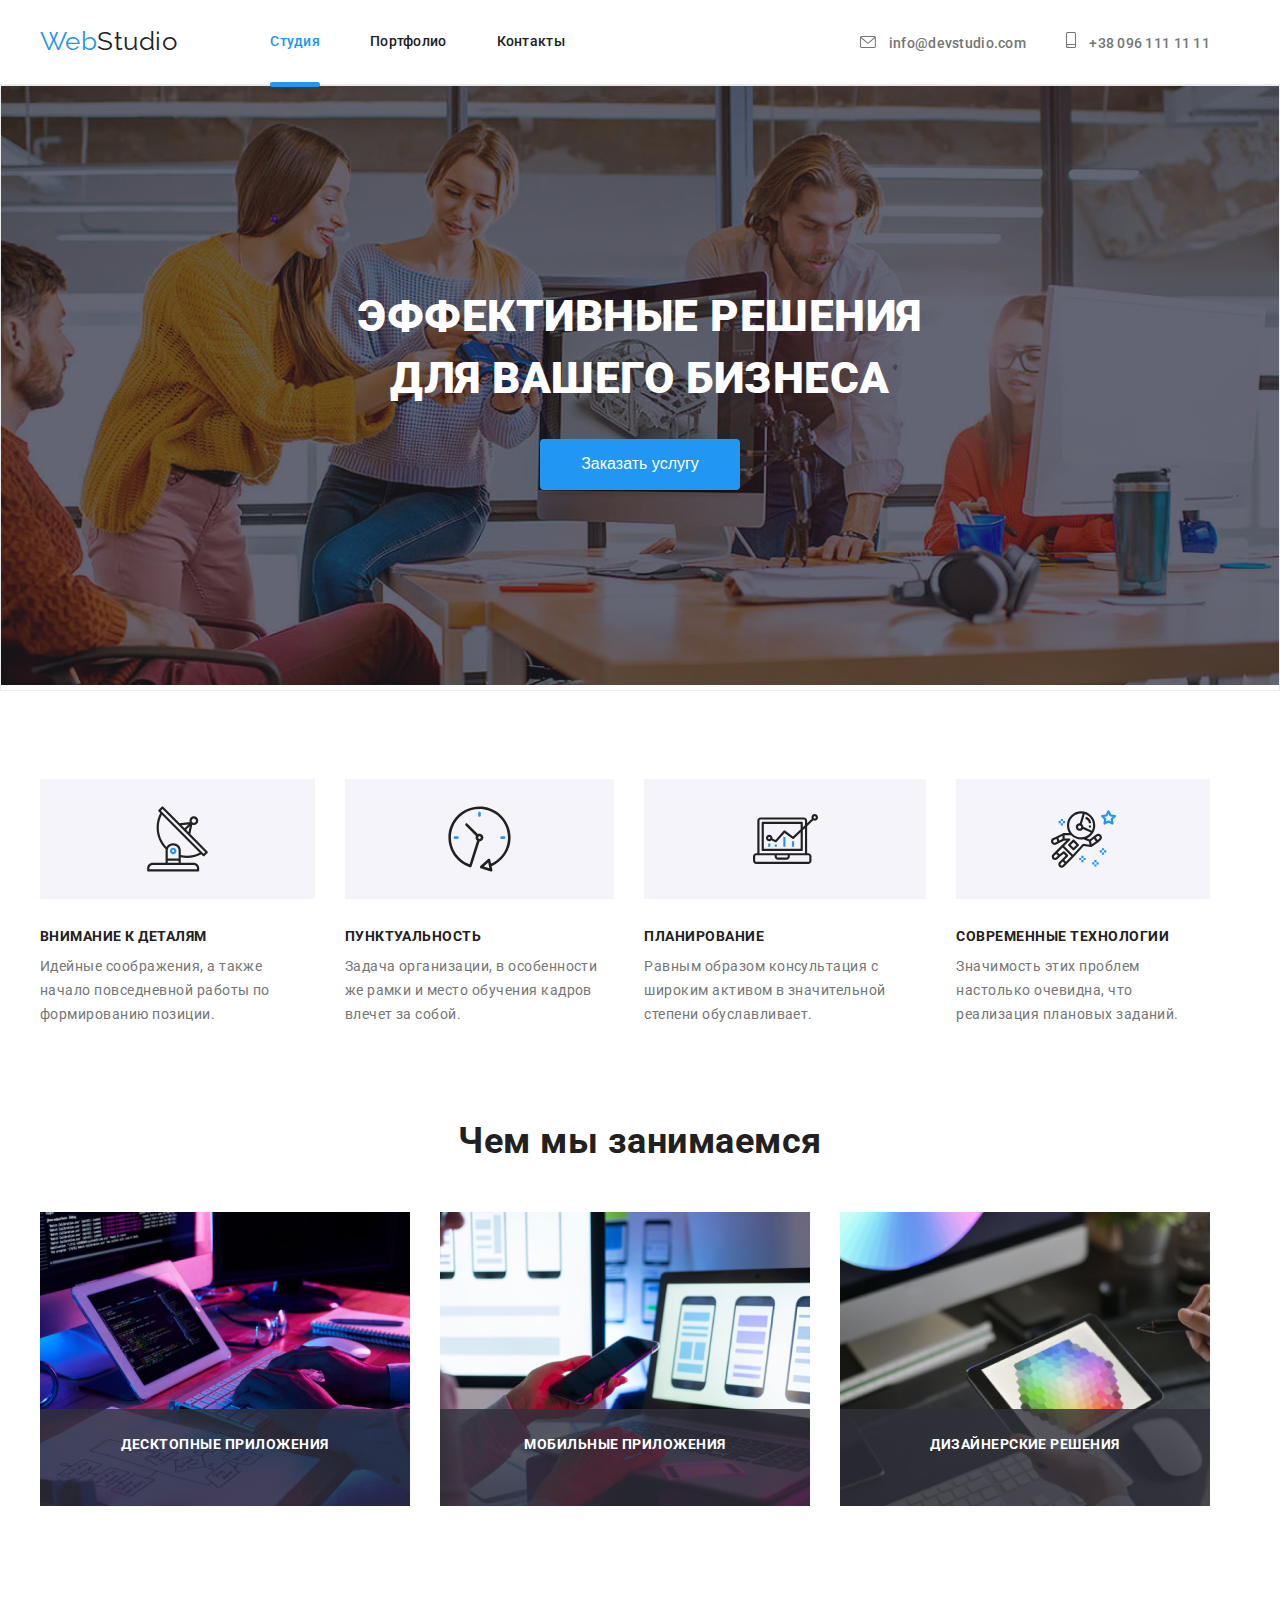
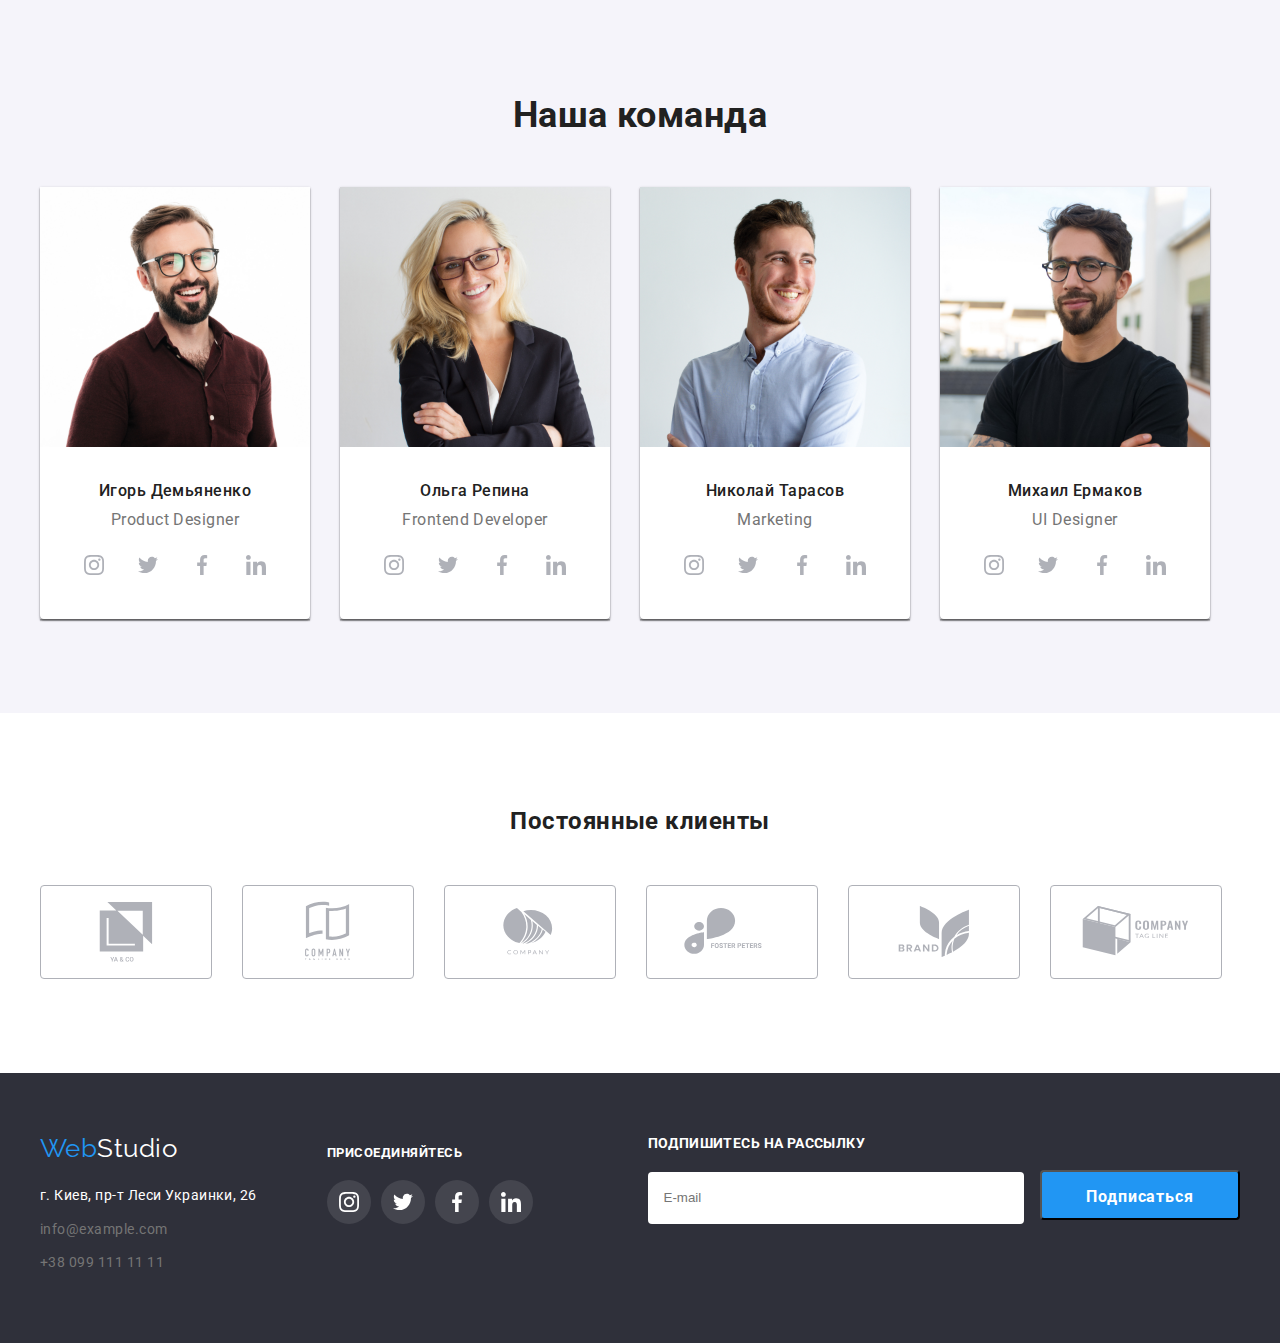
<file: index.html>
<!DOCTYPE html>
<html lang="ru">

<head>
    <meta charset="UTF-8">
    <meta http-equiv="X-UA-Compatible" content="IE=edge">
    <meta name="viewport" content="width=device-width, initial-scale=1.0">
    <title>Document</title>
    <link rel="preconnect" href="https://fonts.googleapis.com">
    <link rel="preconnect" href="https://fonts.gstatic.com" crossorigin>
    <link
        href="https://fonts.googleapis.com/css2?family=Raleway:wght@700&family=Roboto:wght@400;500;700;900&display=swap"
        rel="stylesheet">

    <link rel="stylesheet" href="https://cdnjs.cloudflare.com/ajax/libs/modern-normalize/1.1.0/modern-normalize.min.css"
        integrity="sha512-wpPYUAdjBVSE4KJnH1VR1HeZfpl1ub8YT/NKx4PuQ5NmX2tKuGu6U/JRp5y+Y8XG2tV+wKQpNHVUX03MfMFn9Q=="
        crossorigin="anonymous" referrerpolicy="no-referrer" />
    <link rel="stylesheet" href="./css/style.css" />
    <link rel="stylesheet" href="./css/main.css" />
    <link rel="stylesheet" href="./css/main.min.css" />

</head>

<body style="font-family:Roboto">

    <header class="header">
        <div class="container">
            <nav class="header-nav">
                <a href="index.html" class="header__logo-header" lang="en"><span class="logo__first">Web</span><span
                        class="logo__second">Studio</span></a>

                <ul class="site-nav-list">
                    <li class="site-nav-list__item"><a href="index.html" class="link current">Студия</a></li>
                    <li class="site-nav-list__item"><a href="portfolio.html" class="link">Портфолио</a></li>
                    <li class="site-nav-list__item"><a href="" class="link">Контакты</a></li>
                </ul>
            </nav>
            <ul class="adress-nav">

                <li class="adress-nav__item"><a href="mailto:info@devstudio.com" class="header-adress">
                        <svg class="ico-adress" width="16" height="12">
                            <use href="./symbol-defs.svg#icon-mail"></use>
                        </svg>
                        info@devstudio.com</a>
                </li>

                <li class="adress-nav__item"><a href="tel:+380961111111" class="header-adress">
                        <svg class="ico-adress" width="10" height="16">
                            <use href="./symbol-defs.svg#icon-tel"></use>
                        </svg>
                        +38 096 111 11 11</a></li>
            </ul>
        </div>
    </header>

    <main>
        <!---------- Hero ---------->
        <div class="overlay">
            <section class="hero">

                <h1 class="hero__title">Эффективные решения<br>для вашего бизнеса</h1>
                <button type="button" cursor=pointer class="hero__button" data-modal-open>Заказать услугу</button>

            </section>

        </div>


        <!---------- Преимущества ---------->
        <section class="section-advantage">
            <div class="container">
                <div class="container-advantage">
                    <!---------- <h2 >Преимущества WebStudio</h2> ---------->
                    <ul class="list">
                        <li class="list__item">
                            <div class="advantage-div">
                                <svg class="list__ico-advantage" width="65" height="70">
                                    <use href="./symbol-defs.svg#icon-antenna"></use>
                                </svg>
                            </div>
                            <h3 class="list__advantage-title">Внимание к деталям</h3>
                            <p class="list__advantage-paragraph">Идейные соображения, а также начало повседневной работы по
                                формированию позиции.</p>
                        </li>

                        <li class="list__item">
                            <div class="advantage-div">
                                <svg class="list__ico-advantage" width="65" height="70">
                                    <use href="./symbol-defs.svg#icon-clock"></use>
                                </svg>
                            </div>
                            <h3 class="list__advantage-title">Пунктуальность</h3>
                            <p class="list__advantage-paragraph">Задача организации, в особенности же рамки и место обучения
                                кадров влечет за собой.</p>
                        </li>
                        <li class="list__item">
                            <div class="advantage-div">
                                <svg class="list__ico-advantage" width="65" height="70">
                                    <use href="./symbol-defs.svg#icon-diagram"></use>
                                </svg>
                            </div>
                            <h3 class="list__advantage-title">Планирование</h3>
                            <p class="list__advantage-paragraph">Равным образом консультация с широким активом в значительной
                                степени обуславливает.</p>
                        </li>
                        <li class="list__item">
                            <div class="advantage-div">
                                <svg class="list__ico-advantage" width="65" height="70">
                                    <use href="./symbol-defs.svg#icon-astronaut"></use>
                                </svg>
                            </div>
                            <h3 class="list__advantage-title">Современные технологии</h3>
                            <p class="list__advantage-paragraph">Значимость этих проблем настолько очевидна, что реализация
                                плановых заданий.</p>
                        </li>
                    </ul>
                </div>
            </div>
        </section>

        <!-------- Чем мы занимаемся -------->

        <section class="projects">
            <div class="container">
                <h2 class="section-title">Чем мы занимаемся</h2>

                <ul class="projects-list">
                    <div class="parent">
                        <li class="projects-list__item"><img src="images/img.jpeg" width="370" alt="pc"></li>
                        <p class="projects-list__projects-title">Десктопные приложения</p>
                    </div>
                    <div class="parent">
                        <li class="projects-list__item"><img src="images/box2.jpeg" width="370" alt="смарт"></li>
                        <p class="projects-list__projects-title">Мобильные приложения</p>
                    </div>
                    <div class="parent">
                        <li class="projects-list__item"><img src="images/box3.png" width="370" alt="дизайн"></li>
                        <p class="projects-list__projects-title">Дизайнерские решения</p>
                    </div>
                </ul>
            </div>
        </section> 

        <!-------- Наша команда -------->

        <section class="team">
            <div class="container">

                <h2 class="section-title">Наша команда</h2>

                <ul class="team-list">
                    <div class="card">
                        <li class="team-list__team-item">
                            <img class="team-list__team-img" src="images/img1.jpeg" width="270" alt="описание">
                            <h3 class="team-list__team-title">Игорь Демьяненко</h3>
                            <p class="team-list__team-paragraph">Product Designer</p>
                            <ul class="team-social">
                                <li class="team-social__social-item">
                                    <a href="" class="team-social__social-link">
                                        <svg class="team-social__social-icon" width=20 height=20>
                                            <use href="./symbol-defs.svg#icon-instagram"></use>
                                        </svg>
                                    </a>
                                </li>
                                <li class="team-social__social-item">
                                    <a href="" class="team-social__social-link">
                                        <svg class="team-social__social-icon" width=20 height=20>
                                            <use href="./symbol-defs.svg#icon-twitter"></use>
                                        </svg>
                                    </a>
                                </li>
                                <li class="team-social__social-item">
                                    <a href="" class="team-social__social-link">
                                        <svg class="team-social__social-icon" width=20 height=20>
                                            <use href="./symbol-defs.svg#icon-facebook"></use>
                                        </svg>
                                    </a>
                                </li>
                                <li class="team-social__social-item">
                                    <a href="" class="team-social__social-link">
                                        <svg class="team-social__social-icon" width=20 height=20>
                                            <use href="./symbol-defs.svg#icon-linkedin"></use>
                                        </svg>
                                    </a>
                                </li>
                            </ul>
                        </li>
                    </div>
                    <div class="card">
                        <li class="team-list__team-item">
                            <img class="team-list__team-img" src="images/img2.jpeg" width="270" alt="описание">
                            <h3 class="team-list__team-title">Ольга Репина</h3>
                            <p class="team-list__team-paragraph">Frontend Developer</p>
                            <ul class="team-social">
                                <li class="team-social__social-item">
                                    <a href="" class="team-social__social-link">
                                        <svg class="team-social__social-icon" width=20 height=20>
                                            <use href="./symbol-defs.svg#icon-instagram"></use>
                                        </svg>
                                    </a>
                                </li>
                                <li class="team-social__social-item">
                                    <a href="" class="team-social__social-link">
                                        <svg class="team-social__social-icon" width=20 height=20>
                                            <use href="./symbol-defs.svg#icon-twitter"></use>
                                        </svg>
                                    </a>
                                </li>
                                <li class="team-social__social-item">
                                    <a href="" class="team-social__social-link">
                                        <svg class="team-social__social-icon" width=20 height=20>
                                            <use href="./symbol-defs.svg#icon-facebook"></use>
                                        </svg>
                                    </a>
                                </li>
                                <li class="team-social__social-item">
                                    <a href="" class="team-social__social-link">
                                        <svg class="team-social__social-icon" width=20 height=20>
                                            <use href="./symbol-defs.svg#icon-linkedin"></use>
                                        </svg>
                                    </a>
                                </li>
                            </ul>
                        </li>
                    </div>
                    <div class="card">
                        <li class="team-list__team-item">
                            <img class="team-list__team-img" src="images/img3.jpeg" width="270" alt="описание">
                            <h3 class="team-list__team-title">Николай Тарасов</h3>
                            <p class="team-list__team-paragraph">Marketing</p>
                            <ul class="team-social">
                                <li class="team-social__social-item">
                                    <a href="" class="team-social__social-link">
                                        <svg class="team-social__social-icon" width=20 height=20>
                                            <use href="./symbol-defs.svg#icon-instagram"></use>
                                        </svg>
                                    </a>
                                </li>
                                <li class="team-social__social-item">
                                    <a href="" class="team-social__social-link">
                                        <svg class="team-social__social-icon" width=20 height=20>
                                            <use href="./symbol-defs.svg#icon-twitter"></use>
                                        </svg>
                                    </a>
                                </li>
                                <li class="team-social__social-item">
                                    <a href="" class="team-social__social-link">
                                        <svg class="team-social__social-icon" width=20 height=20>
                                            <use href="./symbol-defs.svg#icon-facebook"></use>
                                        </svg>
                                    </a>
                                </li>
                                <li class="team-social__social-item">
                                    <a href="" class="team-social__social-link">
                                        <svg class="team-social__social-icon" width=20 height=20>
                                            <use href="./symbol-defs.svg#icon-linkedin"></use>
                                        </svg>
                                    </a>
                                </li>
                            </ul>
                        </li>
                    </div>
                    <div class="card">
                        <li class="team-list__team-item">
                            <img class="team-list__team-img" src="images/img4.jpeg" width="270" alt="описание">
                            <h3 class="team-list__team-title">Михаил Ермаков</h3>
                            <p class="team-list__team-paragraph">UI Designer</p>
                            <ul class="team-social">
                                <li class="team-social__social-item">
                                    <a href="" class="team-social__social-link">
                                        <svg class="team-social__social-icon" width=20 height=20>
                                            <use href="./symbol-defs.svg#icon-instagram"></use>
                                        </svg>
                                    </a>
                                </li>
                                <li class="team-social__social-item">
                                    <a href="" class="team-social__social-link">
                                        <svg class="team-social__social-icon" width=20 height=20>
                                            <use href="./symbol-defs.svg#icon-twitter"></use>
                                        </svg>
                                    </a>
                                </li>
                                <li class="team-social__social-item">
                                    <a href="" class="team-social__social-link">
                                        <svg class="team-social__social-icon" width=20 height=20>
                                            <use href="./symbol-defs.svg#icon-facebook"></use>
                                        </svg>
                                    </a>
                                </li>
                                <li class="team-social__social-item">
                                    <a href="" class="team-social__social-link">
                                        <svg class="team-social__social-icon" width=20 height=20>
                                            <use href="./symbol-defs.svg#icon-linkedin"></use>
                                        </svg>
                                    </a>
                                </li>
                            </ul>
                        </li>
                    </div>
                </ul>
            </div>
        </section>

        <!------ ПОСТОЯННЫЕ КЛИЕНТЫ ------>

        <section class="clients">
            <div class="container">
                <h2 class="clients-title">Постоянные клиенты</h2>
                <ul class="clients-list">
                    <li class="clients-list__clients-item">
                        <a href="" class="clients-list__clients-link">
                            <svg class="clients-list__clients-icon" width=106 height=60>
                                <use href="./symbol-defs.svg#icon-group"></use>
                            </svg>
                        </a>
                    </li>
                    <li class="clients-list__clients-item">
                        <a href="" class="clients-list__clients-link">
                            <svg class="clients-list__clients-icon">
                                <use href="./symbol-defs.svg#icon-two"></use>
                            </svg>
                        </a>
                    </li>
                    <li class="clients-list__clients-item">
                        <a href="" class="clients-list__clients-link">
                            <svg class="clients-list__clients-icon">
                                <use href="./symbol-defs.svg#icon-three"></use>
                            </svg>
                        </a>
                    </li>
                    <li class="clients-list__clients-item">
                        <a href="" class="clients-list__clients-link">
                            <svg class="clients-list__clients-icon">
                                <use href="./symbol-defs.svg#icon-four"></use>
                            </svg>
                        </a>
                    </li>
                    <li class="clients-list__clients-item">
                        <a href="" class="clients-list__clients-link">
                            <svg class="clients-list__clients-icon">
                                <use href="./symbol-defs.svg#icon-five"></use>
                            </svg>
                        </a>
                    </li>
                    <li class="clients-list__clients-item">
                        <a href="" class="clients-list__clients-link">
                            <svg class="clients-list__clients-icon">
                                <use href="./symbol-defs.svg#icon-six"></use>
                            </svg>
                        </a>
                    </li>
                </ul>
            </div>
        </section>
    </main>
    <!-- Футер -->
    <footer class="footer">
        <div class="container">
            <div class="footer-left-col">
                <div class="footer-logo">
                    <a href="" class="link" lang="en"><span class="footer-logo__logo-first">Web</span><span
                            class="footer-logo__logo-second-footer">Studio</span></a>

                    <ul class="footer-list">
                        <li class="footer-item">
                            <address class="footer-adress">г. Киев, пр-т Леси Украинки, 26</address>
                        </li>
                        <li class="footer-item"> <a href="mailto:info@example.com"
                                class="footer-contacts">info@example.com</a>
                        </li>
                        <li class="footer-item"><a href="tel:+380991111111" class="footer-contacts">+38 099 111 11
                                11</a>
                        </li>
                    </ul>
                </div>
                <div>
                    <h5 class="social-title">ПРИСОЕДИНЯЙТЕСЬ</h5>
                    <ul class="footer-social">
                        <li class="footer-social-item">
                            <a href="" class="footer-social-link">
                                <svg class="footer-social-icon" width=20 height=20>
                                    <use href="./symbol-defs.svg#icon-instagram"></use>
                                </svg>
                            </a>
                        </li>
                        <li class="footer-social-item">
                            <a href="" class="footer-social-link">
                                <svg class="footer-social-icon" width=20 height=20>
                                    <use href="./symbol-defs.svg#icon-twitter" class="qqq"></use>
                                </svg>
                            </a>
                        </li>
                        <li class="footer-social-item">
                            <a href="" class="footer-social-link">
                                <svg class="footer-social-icon" width=20 height=20>
                                    <use href="./symbol-defs.svg#icon-facebook"></use>
                                </svg>
                            </a>
                        </li>
                        <li class="footer-social-item">
                            <a href="" class="footer-social-link">
                                <svg class="footer-social-icon" width=20 height=20>
                                    <use href="./symbol-defs.svg#icon-linkedin"></use>
                                </svg>
                            </a>
                        </li>
                    </ul>
                </div>
            </div>

            <form class="footer-submit">
                <div class="footer-submit-container">

                    <label for="email" class="footer-label">Подпишитесь на рассылку</label>
                    <div class="d-flex">
                        <input type="email" name="mail" id="email" class="footer-submit-input" placeholder="E-mail">
                        <button type="submit" class="footer-submit-button">Подписаться
                            <svg class="send-icon" width="24px" height="24px">
                                <use href="/symbol-defs.svg#icon-send"></use>
                            </svg>
                        </button>
                    </div>
                </div>
            </form>

            <!-- FOOTER -->

    </footer>

    <div class="backdrop is-hidden" data-modal>
        <div class="modal">


            <form class="modal-form">
                <b class="modal-title">Оставьте свои данные, мы вам перезвоним</b>
                <div class="form-field">

                    <label for="name" class="label-title" class="input-label">Имя</label>
                    <span class="input-wrap">
                        <input type="text" class="input-field" name="name" id="name" autofocus placeholder="">
                        <svg class="modal-icon" width="12px" height="12px">
                            <use href="./symbol-defs.svg#icon-name"></use>
                        </svg>
                    </span>
                </div>
                <div class="form-field">
                    <label for="tel" class="label-title">Телефон</label>
                    <span class="input-wrap">
                        <input type="text" class="input-field" name="name" id="name" autofocus placeholder="">
                        <svg class="modal-icon" width="12px" height="12px">
                            <use href="./symbol-defs.svg#icon-modal-tel"></use>
                        </svg>
                    </span>
                </div>
                <div class="form-field" class="label-title">
                    <label for="mail" class="label-title">Почта</label>
                    <span class="input-wrap">
                        <input type="text" class="input-field" name="name" id="name" autofocus placeholder="">
                        <svg class="modal-icon" width="12px" height="12px">
                            <use href="./symbol-defs.svg#icon-modal-mail"></use>
                        </svg>
                    </span>
                </div>
                <div class="form-field">
                    <label for="comment" class="label-title">Комментарий</label>
                    <textarea name="comment" id="comment" class="textarea" placeholder="Введите текст"
                        class="modal-comment"></textarea>
                </div>
                <div class="form-field">
                    <label class="checkbox-link">
                        <input type="checkbox" name="license" id="license" class="checkbox">
                        Соглашаюсь с рассылкой и принимаю
                        <a href="">Условия договора</a>
                    </label>
                </div>
                <button type="submit" class="modal-send">Отправить</button>
            </form>

            <button type="button" class="btn-close" data-modal-close>x</button>
        </div>
    </div>

    <script src="./js/modal.js"></script>
</body>

</html>
</file>
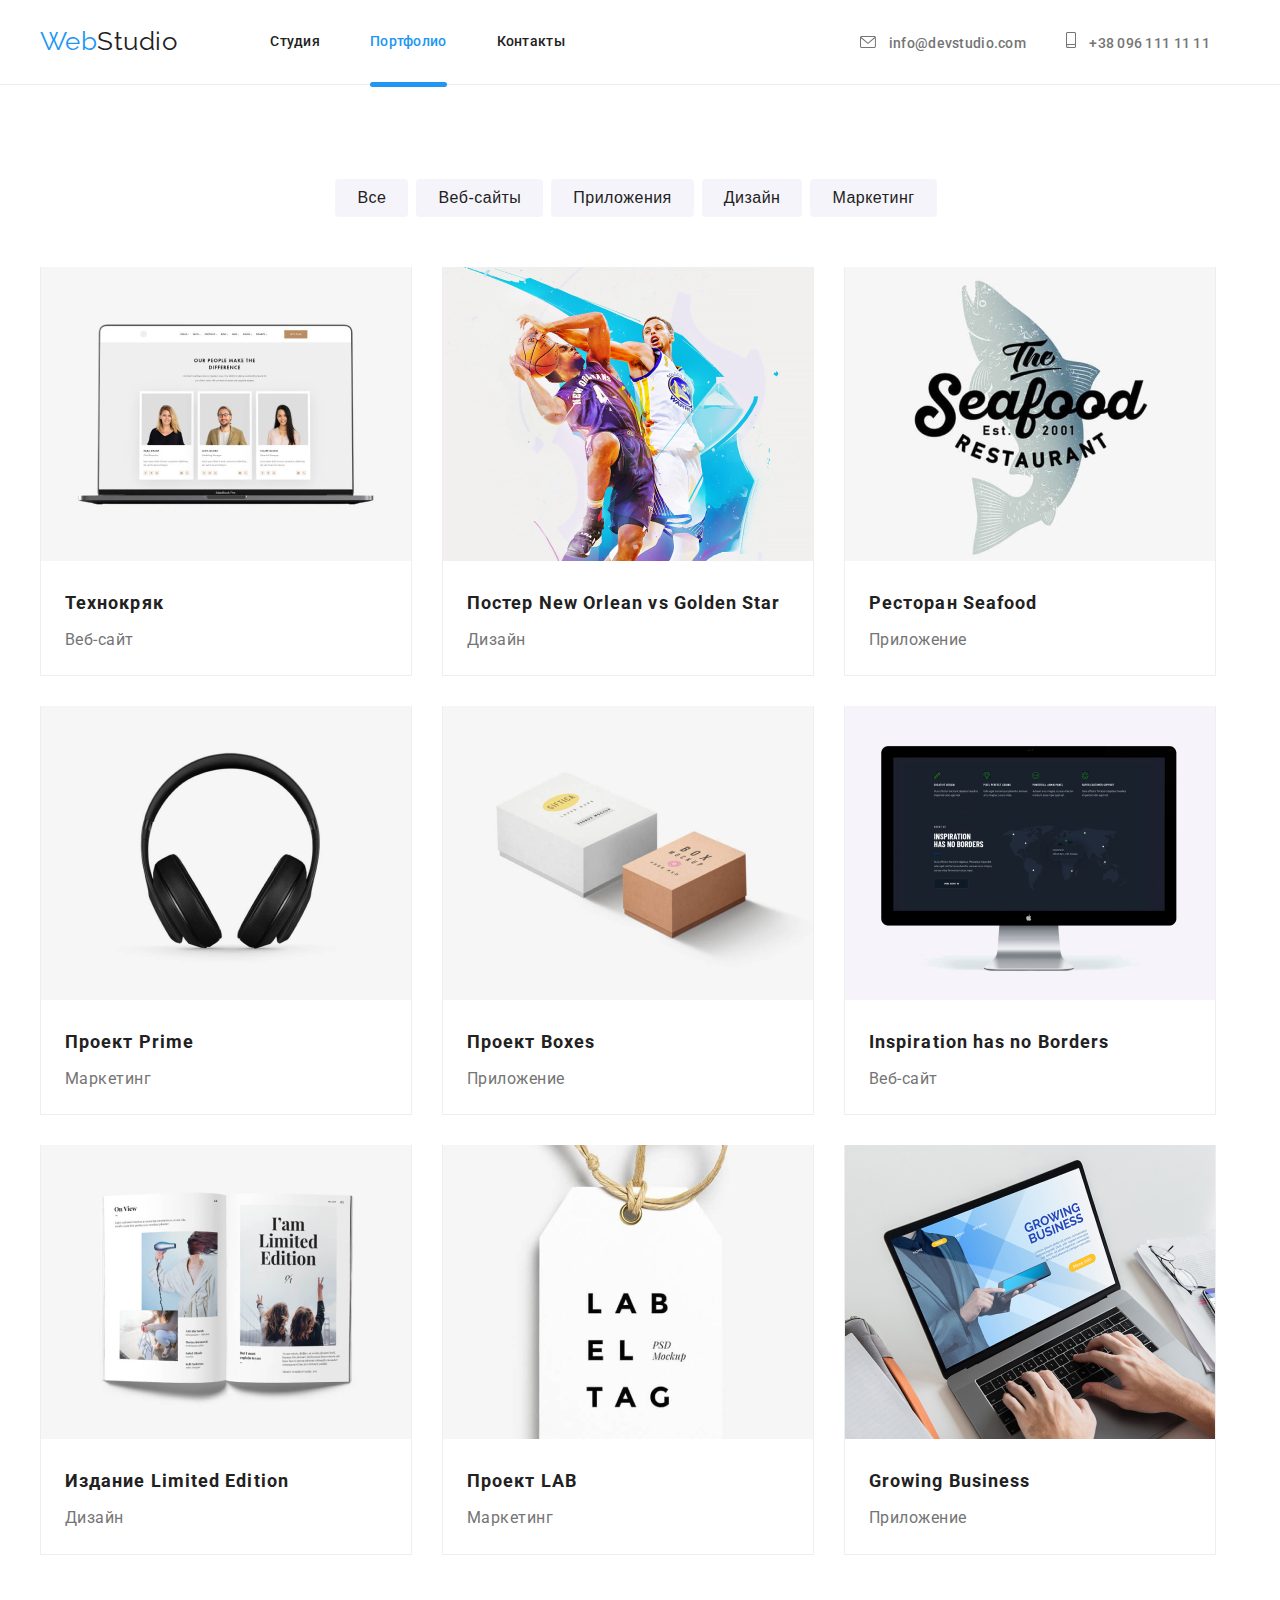
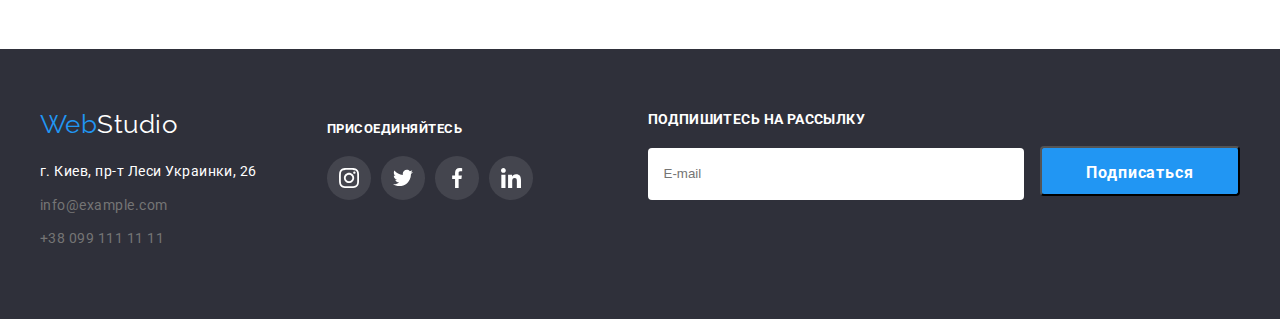
<file: portfolio.html>
<!DOCTYPE html>
<html lang="ru">

<head>
    <meta charset="UTF-8">
    <meta http-equiv="X-UA-Compatible" content="IE=edge">
    <meta name="viewport" content="width=device-width, initial-scale=1.0">
    <title>Document</title>

    <link rel="preconnect" href="https://fonts.googleapis.com">
    <link rel="preconnect" href="https://fonts.gstatic.com" crossorigin>
    <link
        href="https://fonts.googleapis.com/css2?family=Raleway:wght@700&family=Roboto:wght@400;500;700;900&display=swap"
        rel="stylesheet">


    <link rel="stylesheet" href="./css/style.css" />
    <link rel="stylesheet" href="./css/main.css" />
    <link rel="stylesheet" href="./css/main.min.css" />

    
</head>

<body style="font-family:Roboto">
    <header class="header">
        <div class="container">
            <nav class="header-nav">
                <a href="index.html" class="header__logo-header" lang="en"><span class="logo__first">Web</span><span
                    class="logo__second">Studio</span></a>

                <ul class="site-nav-list">
                    <li class="item"><a href="index.html" class="link">Студия</a></li>
                    <li class="item"><a href="portfolio.html" class="link current">Портфолио</a></li>
                    <li class="item"><a href="" class="link">Контакты</a></li>
                </ul>
            </nav>
            <ul class="adress-nav">

                <li class="adress-nav__item"><a href="mailto:info@devstudio.com" class="header-adress">
                        <svg class="ico-adress" width="16" height="12">
                            <use href="./symbol-defs.svg#icon-mail"></use>
                        </svg>
                        info@devstudio.com</a>
                </li>

                <li class="adress-nav__item"><a href="tel:+380961111111" class="header-adress">
                        <svg class="ico-adress" width="10" height="16">
                            <use href="./symbol-defs.svg#icon-tel"></use>
                        </svg>
                        +38 096 111 11 11</a></li>
            </ul>
        </div>
    </header>

    <main>
        <section>
            <ul class="portfolio-buttons">
                <li><button type="button" class="portfolio-button" cursor="pointer">Все</button></li>
                <li><button type="button" class="portfolio-button" cursor="pointer">Веб-сайты</button></li>
                <li><button type="button" class="portfolio-button" cursor="pointer">Приложения</button></li>
                <li><button type="button" class="portfolio-button" cursor="pointer">Дизайн</button></li>
                <li><button type="button" class="portfolio-button" cursor="pointer">Маркетинг</button></li>
            </ul>
        </section>


        <section>
            <div class="container">
                <ul class="portfolio-list">
                    <li class="portfolio-item">
                        <div class="portfolio-parent">
                            <a class="portfolio-img" href=""><img src="images/pr-img1.jpeg" width="370" height="294" alt="Веб-сайт"></a>
                            
                            
                                <p class="parent-paragraph">Технокряк это современная площадка распространения коронавируса. Компании используют эту
                                    платформу для цифрового шпионажа и атак на защищённые сервера конкурентов.</p>
                            
                        </div>
                        <h3 class="portfolio-title">Технокряк</h3>
                        <p class="portfolio-paragraph">Веб-сайт</p>
                    </li>
                    <li class="portfolio-item">
                        <div class="portfolio-parent">
                            <a class="portfolio-img" href=""><img src="images/pr-img2.jpeg" class="q" width="370"
                                    alt="Дизайн"></a>
                            <p class="parent-paragraph">Технокряк это современная площадка распространения коронавируса. Компании используют эту
                                платформу для цифрового шпионажа и атак на защищённые сервера конкурентов.</p>
                        </div>
                        <h3 class="portfolio-title">Постер New Orlean vs Golden Star</h3>
                        <p class="portfolio-paragraph">Дизайн</p>
                    </li>
                    <li class="portfolio-item">
                        <div class="portfolio-parent">
                            <a class="portfolio-img" href=""><img src="images/pr-img3.jpeg" width="370"
                                    alt="Приложение"></a>
                            <p class="parent-paragraph">Технокряк это современная площадка распространения коронавируса. Компании используют эту
                                платформу для цифрового шпионажа и атак на защищённые сервера конкурентов.</p>
                        </div>
                        <h3 class="portfolio-title">Ресторан Seafood</h3>
                        <p class="portfolio-paragraph">Приложение</p>
                    </li>
                    <li class="portfolio-item">
                        <div class="portfolio-parent">
                            <a class="portfolio-img" href=""><img src="images/pr-img4.jpeg" width="370"
                                    alt="Маркетинг"></a>
                            <p class="parent-paragraph">Технокряк это современная площадка распространения коронавируса. Компании используют эту
                                платформу для цифрового шпионажа и атак на защищённые сервера конкурентов.</p>
                        </div>
                        <h3 class="portfolio-title">Проект Prime</h3>
                        <p class="portfolio-paragraph">Маркетинг</p>
                    </li>
                    <li class="portfolio-item">
                        <div class="portfolio-parent">
                            <a class="portfolio-img" href=""><img src="images/img5.jpeg" width="370"
                                    alt="Приложение"></a>
                            <p class="parent-paragraph">Технокряк это современная площадка распространения коронавируса. Компании используют эту
                                платформу для цифрового шпионажа и атак на защищённые сервера конкурентов.</p>
                        </div>
                        <h3 class="portfolio-title">Проект Boxes</h3>
                        <p class="portfolio-paragraph">Приложение</p>
                    </li>
                    <li class="portfolio-item">
                        <div class="portfolio-parent">
                            <a class="portfolio-img" href=""><img src="images/img6.jpeg" width="370" alt="Веб-сайт"></a>
                            <p class="parent-paragraph">Технокряк это современная площадка распространения коронавируса. Компании используют эту
                                платформу для цифрового шпионажа и атак на защищённые сервера конкурентов.</p>
                        </div>
                        <h3 class="portfolio-title">Inspiration has no Borders</h3>
                        <p class="portfolio-paragraph">Веб-сайт</p>
                    </li>
                    <li class="portfolio-item">
                        <div class="portfolio-parent">
                            <a class="portfolio-img" href=""><img src="images/img7.jpeg" width="370" alt="Дизайн"></a>
                            <p class="parent-paragraph">Технокряк это современная площадка распространения коронавируса. Компании используют эту
                                платформу для цифрового шпионажа и атак на защищённые сервера конкурентов.</p>
                        </div>
                        <h3 class="portfolio-title">Издание Limited Edition</h3>
                        <p class="portfolio-paragraph">Дизайн</p>
                    </li>
                    <li class="portfolio-item">
                        <div class="portfolio-parent">
                            <a class="portfolio-img" href=""><img src="images/img8.jpeg" width="370"
                                    alt="Маркетинг"></a>
                            <p class="parent-paragraph">Технокряк это современная площадка распространения коронавируса. Компании используют эту
                                платформу для цифрового шпионажа и атак на защищённые сервера конкурентов.</p>
                        </div>
                        <h3 class="portfolio-title">Проект LAB</h3>
                        <p class="portfolio-paragraph">Маркетинг</p>
                    </li>
                    <li class="portfolio-item">
                        <div class="portfolio-parent">
                            <a class="portfolio-img" href=""><img src="images/img9.jpeg" width="370"
                                    alt="Приложение"></a>
                            <p class="parent-paragraph">Технокряк это современная площадка распространения коронавируса. Компании используют эту
                                платформу для цифрового шпионажа и атак на защищённые сервера конкурентов.</p>
                        </div>
                        <h3 class="portfolio-title">Growing Business</h3>
                        <p class="portfolio-paragraph">Приложение</p>
                    </li>
                </ul>
            </div>
        </section>
    </main>


    <footer class="footer">
        <div class="container">
            <div class="footer-left-col">
                <div class="footer-logo">
                    <a href="" class="link" lang="en"><span class="footer-logo__logo-first">Web</span><span
                            class="footer-logo__logo-second-footer">Studio</span></a>

                    <ul class="footer-list">
                        <li class="footer-item">
                            <address class="footer-adress">г. Киев, пр-т Леси Украинки, 26</address>
                        </li>
                        <li class="footer-item"> <a href="mailto:info@example.com"
                                class="footer-contacts">info@example.com</a>
                        </li>
                        <li class="footer-item"><a href="tel:+380991111111" class="footer-contacts">+38 099 111 11
                                11</a>
                        </li>
                    </ul>
                </div>
                <div>
                    <h5 class="social-title">ПРИСОЕДИНЯЙТЕСЬ</h5>
                    <ul class="footer-social">
                        <li class="footer-social-item">
                            <a href="" class="footer-social-link">
                                <svg class="footer-social-icon" width=20 height=20>
                                    <use href="./symbol-defs.svg#icon-instagram"></use>
                                </svg>
                            </a>
                        </li>
                        <li class="footer-social-item">
                            <a href="" class="footer-social-link">
                                <svg class="footer-social-icon" width=20 height=20>
                                    <use href="./symbol-defs.svg#icon-twitter" class="qqq"></use>
                                </svg>
                            </a>
                        </li>
                        <li class="footer-social-item">
                            <a href="" class="footer-social-link">
                                <svg class="footer-social-icon" width=20 height=20>
                                    <use href="./symbol-defs.svg#icon-facebook"></use>
                                </svg>
                            </a>
                        </li>
                        <li class="footer-social-item">
                            <a href="" class="footer-social-link">
                                <svg class="footer-social-icon" width=20 height=20>
                                    <use href="./symbol-defs.svg#icon-linkedin"></use>
                                </svg>
                            </a>
                        </li>
                    </ul>
                </div>
            </div>

            <form class="footer-submit">
                <div class="footer-submit-container">

                    <label for="email" class="footer-label">Подпишитесь на рассылку</label>
                    <div class="d-flex">
                        <input type="email" name="mail" id="email" class="footer-submit-input" placeholder="E-mail">
                        <button type="submit" class="footer-submit-button">Подписаться
                            <svg class="send-icon" width="24px" height="24px">
                                <use href="/symbol-defs.svg#icon-send"></use>
                            </svg>
                        </button>
                    </div>
                </div>
            </form>

            <!-- </div> -->

    </footer>

</body>

</html>

</div>
</file>
<file: css/style.css>
/* hero */
 

/* Преимущества */



/* Чем мы занимаемся */khi



/* Наша команда */



/* ------Постоянные киенты------ */



/* Футер */




/* Портфолио */

/* Портфолио хедер */






/* list */



/* -------МОДАЛКА-------- */
</file>
<file: css/main.css>
@charset "UTF-8";
.header {
  border-bottom: 1px solid #ececec;
}

p,
h1,
h2,
h3,
h4,
h5,
h6 {
  margin-top: 0;
  margin-bottom: 0;
}

ul {
  margin-bottom: 0;
  margin-top: 0;
  padding-left: 0;
}

.list {
  list-style: none;
  display: flex;
  margin-bottom: 94px;
}

link {
  text-decoration: none;
}

.site-nav-list {
  list-style-type: none;
}

body {
  background-color: #ffffff;
  color: #757575;
  font-family: -apple-system, BlinkMacSystemFont, "Segoe UI", Roboto, Oxygen, Ubuntu, Cantarell, "Open Sans", "Helvetica Neue", sans-serif, sans-serif;
  letter-spacing: 0.03em;
  margin: 0;
}

:root {
  --accent-color: #2196f3;
  --primary-text-color: #757575;
  --title-color: #212121;
  --background-color: #ffffff;
  --hero-background: #2f303a;
  --portfolio-button: #f5f4fa;
}

.container {
  width: 1200px;
  padding-left: 15px;
  padding-right: 15px;
  margin: 0 auto;
}

.logo__first {
  color: var(--accent-color);
  font-family: "Raleway";
  font-weight: 700px;
  font-size: 26px;
  line-height: 1.2;
}

.header__logo-header {
  text-decoration: none;
}

.logo__second {
  color: var(--title-color);
  font-family: "Raleway";
  font-weight: 700px;
  font-size: 26px;
  line-height: 1.2;
}

.team-social {
  display: flex;
  justify-content: center;
  list-style: none;
}

.team-social__social-item {
  height: 44px;
  width: 44px;
  display: flex;
  align-items: center;
  justify-content: center;
  border-radius: 50%;
  background-color: #ffffff;
  margin-bottom: 30px;
  margin-right: 10px;
  transition-timing-function: cubic-bezier(0.4, 0, 0.2, 1);
  transition-duration: 250ms;
}

.team-social__social-item:hover use, .team-social__social-item:hover {
  fill: var(--background-color);
  background-color: var(--accent-color);
  transition: cubic-bezier(0.4, 0, 0.2, 1);
}

.team-social__social-item:last-child {
  margin-right: 0px;
}

.footer-social {
  display: flex;
  justify-content: center;
  list-style: none;
}

.footer-social-link {
  display: flex;
  justify-content: center;
  text-align: center;
}

.social-title {
  margin-top: 12px;
  margin-bottom: 20px;
  color: #ffffff;
}

.footer-social-item {
  height: 44px;
  width: 44px;
  display: flex;
  align-items: center;
  justify-content: center;
  border-radius: 50%;
  background: #ffffff1a;
  transition-timing-function: cubic-bezier(0.4, 0, 0.2, 1);
  transition-duration: 250ms;
  margin-bottom: 30px;
  margin-right: 10px;
}

.footer-social-item:hover {
  background-color: var(--accent-color);
}

.team-social__social-icon {
  fill: #afb1b8;
}

.footer-social-icon {
  fill: #ffffff;
}

.hero__button {
  background-color: var(--accent-color);
  color: var(--background-color);
  font-weight: 700px;
  font-size: 16px;
  line-height: 1.9;
  border-radius: 4px;
  box-shadow: 0px 4px 4px rgba(0, 0, 0, 0.15);
  min-width: 200px;
  border: none;
  cursor: pointer;
  padding: 10px 32px;
  transition-timing-function: cubic-bezier(0.4, 0, 0.2, 1);
  transition-duration: 250ms;
}

.hero__button:hover, .hero__button:focus {
  background-color: #188ce8;
}

.header .container {
  display: flex;
}

.header-nav {
  display: flex;
  align-items: center;
}

.adress-nav {
  display: flex;
  align-items: center;
}

.adress-nav__item {
  margin-left: 10px;
  margin-right: 30px;
  list-style: none;
  padding-top: 32px;
  padding-bottom: 32px;
}

/* logo */
.site-nav-list .link {
  text-decoration: none;
}

.adress-nav .header-adress {
  text-decoration: none;
}

/* site-nav */
.site-nav-list {
  display: flex;
  margin-left: 93px;
}

.site-nav-list .link {
  display: block;
  margin-right: 50px;
  padding-top: 32px;
  padding-bottom: 32px;
  transition-timing-function: cubic-bezier(0.4, 0, 0.2, 1);
  transition-duration: 250ms;
  position: relative;
  color: var(--title-color);
  font-weight: 500;
  font-size: 14px;
  line-height: 1.14;
  letter-spacing: 0.02em;
}

.site-nav-list .link:hover, .site-nav-list .link:focus, .site-nav-list .link.current {
  color: var(--accent-color);
}

.link.current::after {
  content: "";
  display: block;
  width: 100%;
  height: 5px;
  background-color: var(--accent-color);
  position: absolute;
  left: 0;
  bottom: 0;
  margin-bottom: -5px;
  border-radius: 30px;
}

.adress-nav {
  display: flex;
  margin-left: auto;
}

.site-nav-list__item:last-child {
  margin-right: 0px;
}

/* Адрес */
.header-adress {
  color: var(--primary-text-color);
  font-weight: 500;
  font-size: 14px;
  line-height: 1.14;
  letter-spacing: 0.02em;
  padding-top: 32px;
  padding-bottom: 32px;
}

.header-adress:hover use,
.header-adress:focus use, .header-adress:hover, .header-adress:focus {
  fill: var(--accent-color);
  color: var(--accent-color);
}

.ico-adress {
  fill: var(--primary-text-color);
  margin-right: 10px;
  transition-timing-function: cubic-bezier(0.4, 0, 0.2, 1);
  transition-duration: 250ms;
}

.ico-adress:hover {
  fill: var(--accent-color);
}

.hero {
  text-align: center;
  border: 1px solid #ececec;
  margin-bottom: 94px;
  padding: 200px 0;
}

.overlay {
  height: 600px;
  max-width: 1600px;
  margin-right: auto;
  margin-left: auto;
  margin-bottom: 94px;
  background-size: cover;
  background-position: center;
  background-repeat: no-repeat;
  background-color: #2f303a66;
  background-image: linear-gradient(to right, rgba(47, 48, 58, 0.4), rgba(47, 48, 58, 0.4)), url(../images/HeroOverlay.jpeg);
}

.hero__title {
  margin-top: 0;
  margin-bottom: 0;
  color: var(--background-color);
  font-style: normal;
  font-weight: 900;
  font-size: 44px;
  line-height: 1.4;
  text-transform: uppercase;
  padding-bottom: 30px;
}

.section-advantage .list {
  display: flex;
  margin-bottom: 94px;
}

.list__ico-advantage {
  display: block;
  margin-bottom: 30px;
  height: 100%;
  width: 100%;
  height: 70;
  width: 65px;
  margin-left: auto;
  margin-right: auto;
}

.advantage-div {
  background-color: #f5f4fa;
  height: 120px;
  margin-bottom: 30px;
  margin-right: 30px;
}

.advantage-div .list__item {
  background-color: var(--background-color);
}

.list__advantage-paragraph {
  margin-right: 30px;
}

.container-advantage {
  align-content: stretch;
}

.list__advantage-title {
  color: var(--title-color);
  font-weight: 700;
  font-size: 14px;
  line-height: 1.14;
  margin-bottom: 10px;
  text-transform: uppercase;
}

.list__advantage-paragraph {
  font-weight: 400px;
  font-size: 14px;
  line-height: 1.7;
}

.section-title {
  color: var(--title-color);
  font-weight: 700;
  font-size: 36px;
  line-height: 1.17;
  text-align: center;
  margin-bottom: 50px;
}

.parent {
  position: relative;
  width: 370px;
  height: 294px;
  margin-right: 30px;
  margin-bottom: 94px;
}

.projects-list__projects-title {
  background-color: #2f303acc;
  color: var(--background-color);
  width: 370px;
  height: 70px;
  position: absolute;
  bottom: 0;
  text-align: center;
  padding-top: 27px;
  text-transform: uppercase;
  font-size: 14px;
  font-weight: 700;
}

.projects .projects-list {
  display: flex;
}

.projects-list {
  list-style: none;
}

.team {
  padding: 94px 0;
  background-color: var(--portfolio-button);
}

.team-list {
  display: flex;
}

.team-list {
  list-style: none;
}

.team-list__team-title {
  color: var(--title-color);
  font-weight: 500;
  font-size: 16px;
  line-height: 1.19;
  text-align: center;
}

.team-list__team-paragraph {
  font-size: 16px;
  line-height: 1.19;
  text-align: center;
  margin-bottom: 16px;
}

.team-list__team-img {
  padding-bottom: 30px;
}

.team-list__team-item {
  box-shadow: 0px 1px 3px rgba(0, 0, 0, 0.12), 0px 1px 1px rgba(0, 0, 0, 0.14), 0px 2px 1px rgba(0, 0, 0, 0.2);
}

.team-list__team-title {
  padding-bottom: 10px;
  border-radius: 0px 0px 4px 4px;
}

.card {
  background-color: #fff;
  border-radius: 0px 0px 4px 4px;
  box-shadow: 0px 1px 3px rgba(0, 0, 0, 0.12), 0px 1px 1px rgba(0, 0, 0, 0.14), 0px 2px 1px rgba(0, 0, 0, 0.2);
}

.card:not(:last-child) {
  margin-right: 30px;
}

.clients-title {
  text-align: center;
  color: var(--title-color);
  margin-top: 94px;
  margin-bottom: 50px;
}

.clients-list {
  display: flex;
  list-style: none;
  margin-bottom: 94px;
}

.clients-list__clients-icon {
  padding-right: 25px;
  padding-left: 25px;
  justify-content: center;
  text-align: center;
  align-items: center;
}

.clients-list__clients-link {
  display: flex;
  width: 100%;
  height: 100%;
  justify-content: center;
  align-items: center;
}

.clients-list__clients-item {
  width: 170px;
  height: 92px;
  border: 1px solid #afb1b8;
  border-radius: 4px;
  transition-timing-function: cubic-bezier(0.4, 0, 0.2, 1);
  transition-duration: 250ms;
}

.clients-list__clients-item:hover use, .clients-list__clients-item:hover {
  fill: var(--accent-color);
  border-color: var(--accent-color);
}

.clients-list__clients-item:not(:last-child) {
  margin-right: 30px;
}

.clients-list__clients-item use {
  fill: #afb1b8;
}

.footer-logo__logo-second-footer {
  color: var(--background-color);
  font-family: "Raleway";
  font-weight: 700px;
  font-size: 26px;
  line-height: 1.2;
}

.footer-list {
  padding-top: 20px;
  list-style: none;
}

.footer-list .footer-item {
  margin-bottom: 9px;
}

.footer-logo {
  margin-right: 70px;
}

.footer {
  background-color: var(--hero-background);
}

.footer-adress {
  color: var(--background-color);
  font-style: normal;
  font-weight: 400;
  font-size: 14px;
  line-height: 1.7;
}

.footer-contacts {
  color: var(--primary-text-color);
  font-weight: 400;
  font-size: 14px;
  line-height: 24px;
  transition-timing-function: cubic-bezier(0.4, 0, 0.2, 1);
  transition-duration: 250ms;
}

.footer-contacts:focus, .footer-contacts:hover {
  color: var(--accent-color);
}

.test {
  display: flex;
}

.footer .link {
  text-decoration: none;
}

.footer-list .footer-contacts {
  text-decoration: none;
}

.footer-logo__logo-first {
  color: var(--accent-color);
  font-family: "Raleway";
  font-weight: 700px;
  font-size: 26px;
  line-height: 1.2;
}

.portfolio-buttons {
  display: flex;
  justify-content: center;
  margin-bottom: 50px;
  margin-top: 94px;
  list-style: none;
}

.portfolio-button {
  border-radius: 4px;
  border: none;
  padding: 6px 22px;
}

.portfolio-button {
  background-color: var(--portfolio-button);
  color: var(--title-color);
  font-weight: 500;
  font-size: 16px;
  line-height: 1.6;
  letter-spacing: 0.03em;
  margin-right: 8px;
  transition-timing-function: cubic-bezier(0.4, 0, 0.2, 1);
  transition-duration: 250ms;
}

.portfolio-button:hover, .portfolio-button:focus {
  color: var(--background-color);
  background-color: var(--accent-color);
}

.portfolio-list {
  display: flex;
  flex-wrap: wrap;
  list-style: none;
  margin-bottom: 94px;
}

.portfolio-item {
  width: 370px;
  border-left: 1px solid #eeeeee;
  border-right: 1px solid #eeeeee;
  border-bottom: 1px solid #eeeeee;
  margin-right: 30px;
  margin-bottom: 30px;
  transition-timing-function: cubic-bezier(0.4, 0, 0.2, 1);
  transition-duration: 250ms;
}

.portfolio-item:hover {
  box-shadow: 0px 1px 1px rgba(0, 0, 0, 0.12), 0px 4px 4px rgba(0, 0, 0, 0.06), 1px 4px 6px rgba(0, 0, 0, 0.16);
}

.portfolio-item:nth-child(3n) {
  margin-right: 0;
}

.portfolio-item:nth-last-child(-n + 3) {
  margin-bottom: 0;
}

.backdrop.is-hidden {
  opacity: 0;
  pointer-events: none;
}

.btn-close {
  width: 30px;
  height: 30px;
  border: 1px solid #0000001a;
  border-radius: 50%;
  position: absolute;
  right: 8px;
  top: 8px;
  background-color: unset;
}

.btn-close:hover {
  color: var(--accent-color);
  background-color: var(--background-color);
}

.modal {
  height: 581px;
  width: 528px;
  background-color: var(--background-color);
  border-radius: 5px;
  position: absolute;
  top: 50%;
  left: 50%;
  transform: translate(-50%, -50%);
}

.backdrop {
  position: fixed;
  width: 100vw;
  height: 100vh;
  background-color: rgba(0, 0, 0, 0.4);
  border-radius: 5px;
  left: 50%;
  top: 50%;
  transform: translate(-50%, -50%);
}

.form-field {
  display: flex;
  flex-direction: column;
  margin-right: 40px;
  margin-left: 40px;
  margin-bottom: 10px;
  margin-top: 0;
}

.modal-title {
  margin-top: 40px;
  margin-bottom: 12px;
  margin-right: 40px;
  margin-left: 40px;
  display: block;
  font-family: Roboto;
  font-size: 20px;
  font-style: normal;
  font-weight: 700;
  line-height: 23px;
  letter-spacing: 0.03em;
  text-align: center;
  color: var(--title-color);
}

.input-field {
  height: 40px;
  width: 100%;
  padding-left: 42px;
}

.input-field:focus + .input-label {
  color: red;
}

.comment-field {
  height: 120px;
  padding-bottom: 20px;
}

.textarea {
  resize: none;
  margin-bottom: 10px;
  padding-top: 12px;
  padding-bottom: 12px;
  padding-left: 16px;
  padding-right: 16px;
  width: 448px;
  height: 120px;
  font-size: 14px;
}

.checkbox {
  margin-right: 9px;
  display: block;
}

.modal-send {
  width: 200px;
  height: 50px;
  background-color: var(--accent-color);
  color: var(--background-color);
  display: block;
  margin: 0 auto;
  border: none;
  border-radius: 4px;
}

.modal-icon {
  position: absolute;
  left: 15px;
  top: 50%;
  transform: translateY(-50%);
  fill: var(--title-color);
}

.input-wrap {
  display: block;
  position: relative;
}

.modal-comment {
  height: 100%;
}

.label-title {
  margin-bottom: 4px;
  font-size: 12px;
}

.checkbox-link {
  margin-bottom: 30px;
  display: flex;
  white-space: nowrap;
  font-size: 14px;
}

.footer-label {
  color: #ffffff;
  text-transform: uppercase;
  font-family: Roboto;
  font-size: 14px;
  font-style: normal;
  font-weight: 700;
  line-height: 16px;
  letter-spacing: 0.03em;
  text-align: left;
}

.footer-submit-button {
  background-color: var(--accent-color);
  height: 50px;
  width: 200px;
  border-radius: 4px;
  align-items: center;
  justify-content: center;
  color: var(--background-color);
  font-family: Roboto;
  font-size: 16px;
  font-style: normal;
  font-weight: 700;
  line-height: 30px;
  letter-spacing: 0.06em;
  text-align: center;
  padding-left: 35px;
}

.footer-submit-input {
  width: 358px;
  height: 50px;
  margin-top: 20px;
  margin-right: 12px;
  padding-left: 16px;
  border-radius: 4px;
  border: none;
}

.submit-title {
  font-family: Roboto;
  font-size: 14px;
  font-style: normal;
  font-weight: 700;
  line-height: 16px;
  letter-spacing: 0.03em;
  text-align: left;
}

.footer-submit-container {
  justify-content: flex-end;
}

.input-field,
.input-field ~ svg use {
  outline: none;
  border-radius: 4px;
  border: 1px solid rgba(33, 33, 33, 0.2);
  fill: #212121;
}

.input-field:hover, .input-field:focus,
.input-field:hover ~ svg use,
.input-field:focus ~ svg use,
.input-field ~ svg use:hover,
.input-field ~ svg use:focus,
.input-field ~ svg use:hover ~ svg use,
.input-field ~ svg use:focus ~ svg use {
  fill: #2196f3;
  border: 1px solid #2196f3;
}

.footer {
  padding: 60px 0;
}

.footer .container,
.footer-left-col {
  display: flex;
}

.footer .container {
  justify-content: space-between;
}

.portfolio-title {
  color: var(--title-color);
  font-weight: 700;
  font-size: 18px;
  line-height: 2;
  letter-spacing: 0.06em;
  padding-left: 24px;
  padding-top: 20px;
}

.portfolio-paragraph {
  color: var(--primary-text-color);
  font-weight: 400;
  font-size: 16px;
  line-height: 1.9;
  letter-spacing: 0.03em;
  padding-left: 24px;
  padding-bottom: 20px;
}

.parent-paragraph {
  position: absolute;
  top: 0;
  left: 0;
  background-color: #2196f3e5;
  width: 100%;
  height: 100%;
  padding-top: 63px;
  padding-bottom: 63px;
  padding-left: 24px;
  padding-right: 24px;
  font-size: 18px;
  color: #ffffff;
  line-height: 28px;
  transform: translateY(100%);
  transition: transform 250ms;
}

.portfolio-parent {
  position: relative;
  overflow: hidden;
}

.portfolio-parent:hover .parent-paragraph {
  transform: translateY(0%);
}

.portfolio-parent:hover .portfolio-parent {
  transform: translateY(-100%);
}

.portfolio-img {
  margin-bottom: 20px;
  width: 370px;
  height: 294px;
}

.portfolio-title {
  margin-bottom: 4px;
}
/*# sourceMappingURL=main.css.map */
</file>
<file: css/main.min.css>
.header{border-bottom:1px solid #ececec}p,h1,h2,h3,h4,h5,h6{margin-top:0;margin-bottom:0}ul{margin-bottom:0;margin-top:0;padding-left:0}.list{list-style:none;display:flex;margin-bottom:94px}link{text-decoration:none}.site-nav-list{list-style-type:none}body{background-color:#ffffff;color:#757575;font-family:-apple-system, BlinkMacSystemFont, "Segoe UI", Roboto, Oxygen, Ubuntu, Cantarell, "Open Sans", "Helvetica Neue", sans-serif, sans-serif;letter-spacing:0.03em;margin:0}:root{--accent-color: #2196f3;--primary-text-color: #757575;--title-color: #212121;--background-color: #ffffff;--hero-background: #2f303a;--portfolio-button: #f5f4fa}.container{width:1200px;padding-left:15px;padding-right:15px;margin:0 auto}.logo__first{color:var(--accent-color);font-family:"Raleway";font-weight:700px;font-size:26px;line-height:1.2}.header__logo-header{text-decoration:none}.logo__second{color:var(--title-color);font-family:"Raleway";font-weight:700px;font-size:26px;line-height:1.2}.team-social{display:flex;justify-content:center;list-style:none}.team-social__social-item{height:44px;width:44px;display:flex;align-items:center;justify-content:center;border-radius:50%;background-color:#ffffff;margin-bottom:30px;margin-right:10px;transition-timing-function:cubic-bezier(0.4, 0, 0.2, 1);transition-duration:250ms}.team-social__social-item:hover use,.team-social__social-item:hover{fill:var(--background-color);background-color:var(--accent-color);transition:cubic-bezier(0.4, 0, 0.2, 1)}.team-social__social-item:last-child{margin-right:0px}.footer-social{display:flex;justify-content:center;list-style:none}.footer-social-link{display:flex;justify-content:center;text-align:center}.social-title{margin-top:12px;margin-bottom:20px;color:#ffffff}.footer-social-item{height:44px;width:44px;display:flex;align-items:center;justify-content:center;border-radius:50%;background:#ffffff1a;transition-timing-function:cubic-bezier(0.4, 0, 0.2, 1);transition-duration:250ms;margin-bottom:30px;margin-right:10px}.footer-social-item:hover{background-color:var(--accent-color)}.team-social__social-icon{fill:#afb1b8}.footer-social-icon{fill:#ffffff}.hero__button{background-color:var(--accent-color);color:var(--background-color);font-weight:700px;font-size:16px;line-height:1.9;border-radius:4px;box-shadow:0px 4px 4px rgba(0,0,0,0.15);min-width:200px;border:none;cursor:pointer;padding:10px 32px;transition-timing-function:cubic-bezier(0.4, 0, 0.2, 1);transition-duration:250ms}.hero__button:hover,.hero__button:focus{background-color:#188ce8}.header .container{display:flex}.header-nav{display:flex;align-items:center}.adress-nav{display:flex;align-items:center}.adress-nav__item{margin-left:10px;margin-right:30px;list-style:none;padding-top:32px;padding-bottom:32px}.site-nav-list .link{text-decoration:none}.adress-nav .header-adress{text-decoration:none}.site-nav-list{display:flex;margin-left:93px}.site-nav-list .link{display:block;margin-right:50px;padding-top:32px;padding-bottom:32px;transition-timing-function:cubic-bezier(0.4, 0, 0.2, 1);transition-duration:250ms;position:relative;color:var(--title-color);font-weight:500;font-size:14px;line-height:1.14;letter-spacing:0.02em}.site-nav-list .link:hover,.site-nav-list .link:focus,.site-nav-list .link.current{color:var(--accent-color)}.link.current::after{content:"";display:block;width:100%;height:5px;background-color:var(--accent-color);position:absolute;left:0;bottom:0;margin-bottom:-5px;border-radius:30px}.adress-nav{display:flex;margin-left:auto}.site-nav-list__item:last-child{margin-right:0px}.header-adress{color:var(--primary-text-color);font-weight:500;font-size:14px;line-height:1.14;letter-spacing:0.02em;padding-top:32px;padding-bottom:32px}.header-adress:hover use,.header-adress:focus use,.header-adress:hover,.header-adress:focus{fill:var(--accent-color);color:var(--accent-color)}.ico-adress{fill:var(--primary-text-color);margin-right:10px;transition-timing-function:cubic-bezier(0.4, 0, 0.2, 1);transition-duration:250ms}.ico-adress:hover{fill:var(--accent-color)}.hero{text-align:center;border:1px solid #ececec;margin-bottom:94px;padding:200px 0}.overlay{height:600px;max-width:1600px;margin-right:auto;margin-left:auto;margin-bottom:94px;background-size:cover;background-position:center;background-repeat:no-repeat;background-color:#2f303a66;background-image:linear-gradient(to right, rgba(47,48,58,0.4), rgba(47,48,58,0.4)),url(../images/HeroOverlay.jpeg)}.hero__title{margin-top:0;margin-bottom:0;color:var(--background-color);font-style:normal;font-weight:900;font-size:44px;line-height:1.4;text-transform:uppercase;padding-bottom:30px}.section-advantage .list{display:flex;margin-bottom:94px}.list__ico-advantage{display:block;margin-bottom:30px;height:100%;width:100%;height:70;width:65px;margin-left:auto;margin-right:auto}.advantage-div{background-color:#f5f4fa;height:120px;margin-bottom:30px;margin-right:30px}.advantage-div .list__item{background-color:var(--background-color)}.list__advantage-paragraph{margin-right:30px}.container-advantage{align-content:stretch}.list__advantage-title{color:var(--title-color);font-weight:700;font-size:14px;line-height:1.14;margin-bottom:10px;text-transform:uppercase}.list__advantage-paragraph{font-weight:400px;font-size:14px;line-height:1.7}.section-title{color:var(--title-color);font-weight:700;font-size:36px;line-height:1.17;text-align:center;margin-bottom:50px}.parent{position:relative;width:370px;height:294px;margin-right:30px;margin-bottom:94px}.projects-list__projects-title{background-color:#2f303acc;color:var(--background-color);width:370px;height:70px;position:absolute;bottom:0;text-align:center;padding-top:27px;text-transform:uppercase;font-size:14px;font-weight:700}.projects .projects-list{display:flex}.projects-list{list-style:none}.team{padding:94px 0;background-color:var(--portfolio-button)}.team-list{display:flex}.team-list{list-style:none}.team-list__team-title{color:var(--title-color);font-weight:500;font-size:16px;line-height:1.19;text-align:center}.team-list__team-paragraph{font-size:16px;line-height:1.19;text-align:center;margin-bottom:16px}.team-list__team-img{padding-bottom:30px}.team-list__team-item{box-shadow:0px 1px 3px rgba(0,0,0,0.12),0px 1px 1px rgba(0,0,0,0.14),0px 2px 1px rgba(0,0,0,0.2)}.team-list__team-title{padding-bottom:10px;border-radius:0px 0px 4px 4px}.card{background-color:#fff;border-radius:0px 0px 4px 4px;box-shadow:0px 1px 3px rgba(0,0,0,0.12),0px 1px 1px rgba(0,0,0,0.14),0px 2px 1px rgba(0,0,0,0.2)}.card:not(:last-child){margin-right:30px}.clients-title{text-align:center;color:var(--title-color);margin-top:94px;margin-bottom:50px}.clients-list{display:flex;list-style:none;margin-bottom:94px}.clients-list__clients-icon{padding-right:25px;padding-left:25px;justify-content:center;text-align:center;align-items:center}.clients-list__clients-link{display:flex;width:100%;height:100%;justify-content:center;align-items:center}.clients-list__clients-item{width:170px;height:92px;border:1px solid #afb1b8;border-radius:4px;transition-timing-function:cubic-bezier(0.4, 0, 0.2, 1);transition-duration:250ms}.clients-list__clients-item:hover use,.clients-list__clients-item:hover{fill:var(--accent-color);border-color:var(--accent-color)}.clients-list__clients-item:not(:last-child){margin-right:30px}.clients-list__clients-item use{fill:#afb1b8}.footer-logo__logo-second-footer{color:var(--background-color);font-family:"Raleway";font-weight:700px;font-size:26px;line-height:1.2}.footer-list{padding-top:20px;list-style:none}.footer-list .footer-item{margin-bottom:9px}.footer-logo{margin-right:70px}.footer{background-color:var(--hero-background)}.footer-adress{color:var(--background-color);font-style:normal;font-weight:400;font-size:14px;line-height:1.7}.footer-contacts{color:var(--primary-text-color);font-weight:400;font-size:14px;line-height:24px;transition-timing-function:cubic-bezier(0.4, 0, 0.2, 1);transition-duration:250ms}.footer-contacts:focus,.footer-contacts:hover{color:var(--accent-color)}.test{display:flex}.footer .link{text-decoration:none}.footer-list .footer-contacts{text-decoration:none}.footer-logo__logo-first{color:var(--accent-color);font-family:"Raleway";font-weight:700px;font-size:26px;line-height:1.2}.portfolio-buttons{display:flex;justify-content:center;margin-bottom:50px;margin-top:94px;list-style:none}.portfolio-button{border-radius:4px;border:none;padding:6px 22px}.portfolio-button{background-color:var(--portfolio-button);color:var(--title-color);font-weight:500;font-size:16px;line-height:1.6;letter-spacing:0.03em;margin-right:8px;transition-timing-function:cubic-bezier(0.4, 0, 0.2, 1);transition-duration:250ms}.portfolio-button:hover,.portfolio-button:focus{color:var(--background-color);background-color:var(--accent-color)}.portfolio-list{display:flex;flex-wrap:wrap;list-style:none;margin-bottom:94px}.portfolio-item{width:370px;border-left:1px solid #eeeeee;border-right:1px solid #eeeeee;border-bottom:1px solid #eeeeee;margin-right:30px;margin-bottom:30px;transition-timing-function:cubic-bezier(0.4, 0, 0.2, 1);transition-duration:250ms}.portfolio-item:hover{box-shadow:0px 1px 1px rgba(0,0,0,0.12),0px 4px 4px rgba(0,0,0,0.06),1px 4px 6px rgba(0,0,0,0.16)}.portfolio-item:nth-child(3n){margin-right:0}.portfolio-item:nth-last-child(-n+3){margin-bottom:0}.backdrop.is-hidden{opacity:0;pointer-events:none}.btn-close{width:30px;height:30px;border:1px solid #0000001a;border-radius:50%;position:absolute;right:8px;top:8px;background-color:unset}.btn-close:hover{color:var(--accent-color);background-color:var(--background-color)}.modal{height:581px;width:528px;background-color:var(--background-color);border-radius:5px;position:absolute;top:50%;left:50%;transform:translate(-50%, -50%)}.backdrop{position:fixed;width:100vw;height:100vh;background-color:rgba(0,0,0,0.4);border-radius:5px;left:50%;top:50%;transform:translate(-50%, -50%)}.form-field{display:flex;flex-direction:column;margin-right:40px;margin-left:40px;margin-bottom:10px;margin-top:0}.modal-title{margin-top:40px;margin-bottom:12px;margin-right:40px;margin-left:40px;display:block;font-family:Roboto;font-size:20px;font-style:normal;font-weight:700;line-height:23px;letter-spacing:0.03em;text-align:center;color:var(--title-color)}.input-field{height:40px;width:100%;padding-left:42px}.input-field:focus+.input-label{color:red}.comment-field{height:120px;padding-bottom:20px}.textarea{resize:none;margin-bottom:10px;padding-top:12px;padding-bottom:12px;padding-left:16px;padding-right:16px;width:448px;height:120px;font-size:14px}.checkbox{margin-right:9px;display:block}.modal-send{width:200px;height:50px;background-color:var(--accent-color);color:var(--background-color);display:block;margin:0 auto;border:none;border-radius:4px}.modal-icon{position:absolute;left:15px;top:50%;transform:translateY(-50%);fill:var(--title-color)}.input-wrap{display:block;position:relative}.modal-comment{height:100%}.label-title{margin-bottom:4px;font-size:12px}.checkbox-link{margin-bottom:30px;display:flex;white-space:nowrap;font-size:14px}.footer-label{color:#ffffff;text-transform:uppercase;font-family:Roboto;font-size:14px;font-style:normal;font-weight:700;line-height:16px;letter-spacing:0.03em;text-align:left}.footer-submit-button{background-color:var(--accent-color);height:50px;width:200px;border-radius:4px;align-items:center;justify-content:center;color:var(--background-color);font-family:Roboto;font-size:16px;font-style:normal;font-weight:700;line-height:30px;letter-spacing:0.06em;text-align:center;padding-left:35px}.footer-submit-input{width:358px;height:50px;margin-top:20px;margin-right:12px;padding-left:16px;border-radius:4px;border:none}.submit-title{font-family:Roboto;font-size:14px;font-style:normal;font-weight:700;line-height:16px;letter-spacing:0.03em;text-align:left}.footer-submit-container{justify-content:flex-end}.input-field,.input-field ~ svg use{outline:none;border-radius:4px;border:1px solid rgba(33,33,33,0.2);fill:#212121}.input-field:hover,.input-field:focus,.input-field:hover ~ svg use,.input-field:focus ~ svg use,.input-field ~ svg use:hover,.input-field ~ svg use:focus,.input-field ~ svg use:hover ~ svg use,.input-field ~ svg use:focus ~ svg use{fill:#2196f3;border:1px solid #2196f3}.footer{padding:60px 0}.footer .container,.footer-left-col{display:flex}.footer .container{justify-content:space-between}.portfolio-title{color:var(--title-color);font-weight:700;font-size:18px;line-height:2;letter-spacing:0.06em;padding-left:24px;padding-top:20px}.portfolio-paragraph{color:var(--primary-text-color);font-weight:400;font-size:16px;line-height:1.9;letter-spacing:0.03em;padding-left:24px;padding-bottom:20px}.parent-paragraph{position:absolute;top:0;left:0;background-color:#2196f3e5;width:100%;height:100%;padding-top:63px;padding-bottom:63px;padding-left:24px;padding-right:24px;font-size:18px;color:#ffffff;line-height:28px;transform:translateY(100%);transition:transform 250ms}.portfolio-parent{position:relative;overflow:hidden}.portfolio-parent:hover .parent-paragraph{transform:translateY(0%)}.portfolio-parent:hover .portfolio-parent{transform:translateY(-100%)}.portfolio-img{margin-bottom:20px;width:370px;height:294px}.portfolio-title{margin-bottom:4px}
/*# sourceMappingURL=main.min.css.map */
</file>
